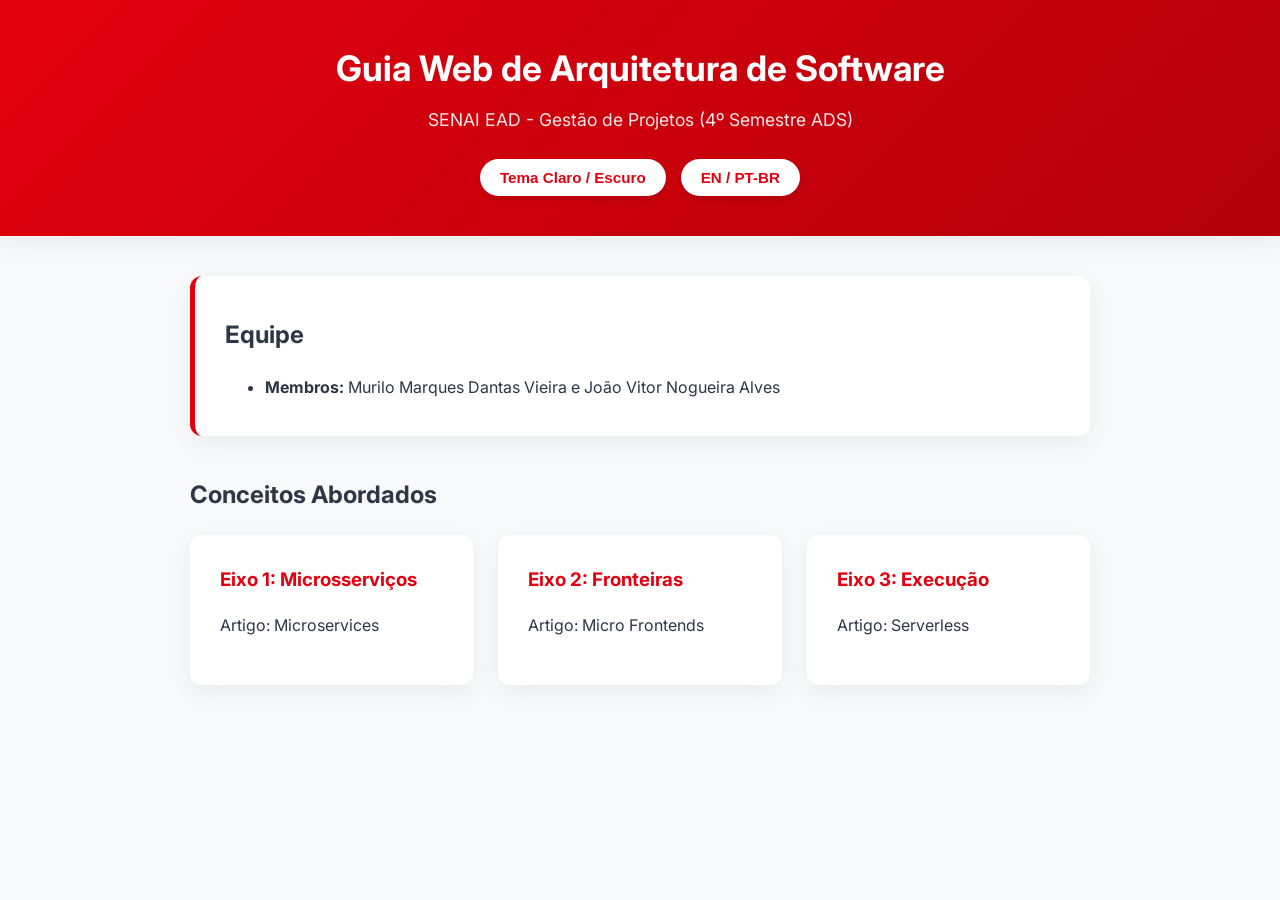
<file: index.html>
<!DOCTYPE html>
<html lang="pt-BR">

<head>
    <meta charset="UTF-8">
    <meta name="viewport" content="width=device-width, initial-scale=1.0">
    <title>Guia de Arquitetura de Software</title>
    <link rel="stylesheet" href="style.css">
</head>

<body>
    <header>
        <div class="container">
            <h1 class="lang-pt">Guia Web de Arquitetura de Software</h1>
            <h1 class="lang-en">Software Architecture Web Guide</h1>

            <p class="lang-pt">SENAI EAD - Gestão de Projetos (4º Semestre ADS)</p>
            <p class="lang-en">SENAI EAD - Project Management (4th Semester ADS)</p>

            <div class="controls">
                <button id="theme-toggle" class="btn">
                    <span class="lang-pt">Tema Claro / Escuro</span>
                    <span class="lang-en">Light / Dark Theme</span>
                </button>
                <button id="lang-toggle" class="btn">EN / PT-BR</button>
            </div>
        </div>
    </header>

    <main class="container">
        <section class="team-info">
            <h2 class="lang-pt">Equipe</h2>
            <h2 class="lang-en">Team</h2>
            <ul>
                <li><strong><span class="lang-pt">Membros:</span><span class="lang-en">Members:</span></strong> Murilo
                    Marques Dantas Vieira e João Vitor Nogueira Alves</li>
            </ul>
        </section>

        <section class="posts-links">
            <h2 class="lang-pt">Conceitos Abordados</h2>
            <h2 class="lang-en">Covered Concepts</h2>

            <div class="cards-grid">
                <a href="microservices.html" class="card">
                    <h3 class="lang-pt">Eixo 1: Microsserviços</h3>
                    <h3 class="lang-en">Axis 1: Microservices</h3>
                    <p class="lang-pt">Artigo: Microservices</p>
                    <p class="lang-en">Article: Microservices</p>
                </a>
                <a href="micro-frontends.html" class="card">
                    <h3 class="lang-pt">Eixo 2: Fronteiras</h3>
                    <h3 class="lang-en">Axis 2: Boundaries</h3>
                    <p class="lang-pt">Artigo: Micro Frontends</p>
                    <p class="lang-en">Article: Micro Frontends</p>
                </a>
                <a href="serverless.html" class="card">
                    <h3 class="lang-pt">Eixo 3: Execução</h3>
                    <h3 class="lang-en">Axis 3: Execution</h3>
                    <p class="lang-pt">Artigo: Serverless</p>
                    <p class="lang-en">Article: Serverless</p>
                </a>
            </div>
        </section>
    </main>
    <script src="script.js"></script>
</body>

</html>
</file>
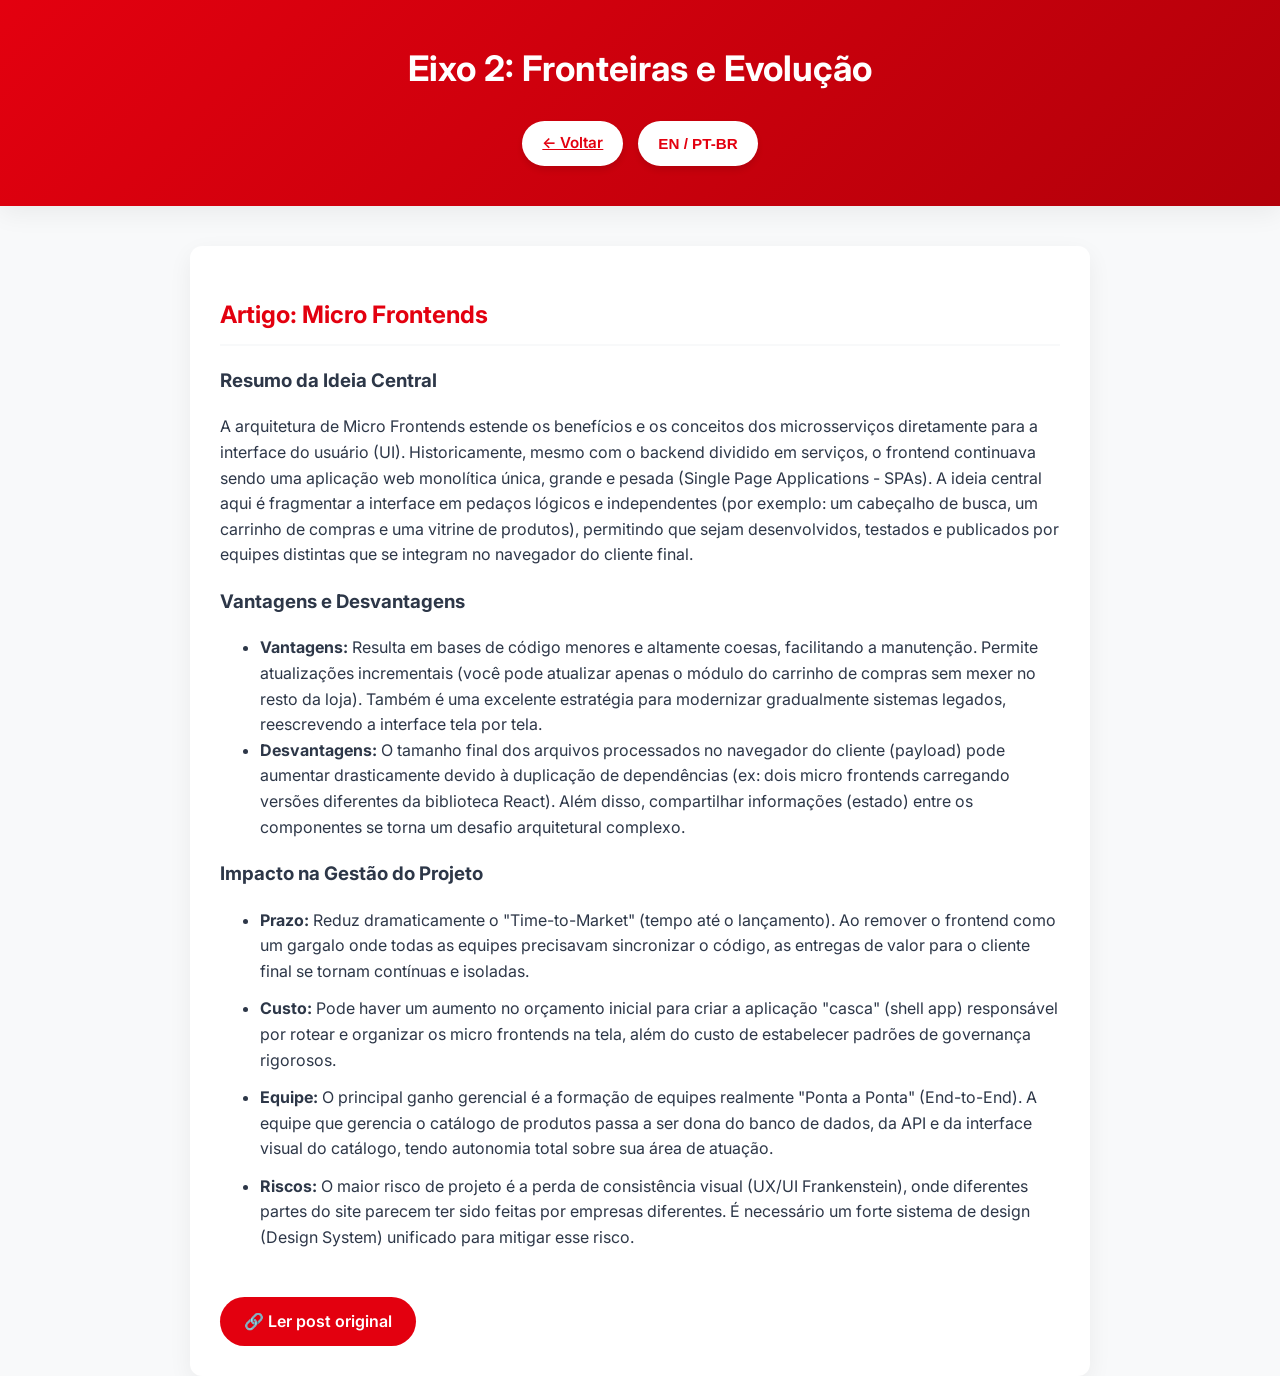
<file: micro-frontends.html>
<!DOCTYPE html>
<html lang="pt-BR">

<head>
    <meta charset="UTF-8">
    <meta name="viewport" content="width=device-width, initial-scale=1.0">
    <title>Micro Frontends</title>
    <link rel="stylesheet" href="style.css">
</head>

<body>
    <header>
        <div class="container">
            <h1 class="lang-pt">Eixo 2: Fronteiras e Evolução</h1>
            <h1 class="lang-en">Axis 2: Boundaries</h1>

            <div class="controls">
                <a href="index.html" class="btn">
                    <span class="lang-pt">← Voltar</span>
                    <span class="lang-en">← Back</span>
                </a>
                <button id="lang-toggle" class="btn">EN / PT-BR</button>
            </div>
        </div>
    </header>

    <main class="container">
        <article class="content-box">
            <h2><span class="lang-pt">Artigo:</span><span class="lang-en">Article:</span> Micro Frontends</h2>

            <h3 class="lang-pt">Resumo da Ideia Central</h3>
            <h3 class="lang-en">Core Idea Summary</h3>
            <p class="lang-pt">A arquitetura de Micro Frontends estende os benefícios e os conceitos dos microsserviços
                diretamente para a interface do usuário (UI). Historicamente, mesmo com o backend dividido em serviços,
                o frontend continuava sendo uma aplicação web monolítica única, grande e pesada (Single Page
                Applications - SPAs). A ideia central aqui é fragmentar a interface em pedaços lógicos e independentes
                (por exemplo: um cabeçalho de busca, um carrinho de compras e uma vitrine de produtos), permitindo que
                sejam desenvolvidos, testados e publicados por equipes distintas que se integram no navegador do cliente
                final.</p>
            <p class="lang-en">The Micro Frontends architecture extends the benefits and concepts of microservices
                directly to the user interface (UI). Historically, even with the backend divided into services, the
                frontend remained a single, large, and heavy monolithic web application (Single Page Applications -
                SPAs). The core idea here is to fragment the interface into logical and independent pieces (e.g., a
                search header, a shopping cart, and a product showcase), allowing them to be developed, tested, and
                published by different teams that integrate in the end client's browser.</p>

            <h3 class="lang-pt">Vantagens e Desvantagens</h3>
            <h3 class="lang-en">Pros & Cons</h3>
            <ul>
                <li class="lang-pt"><strong>Vantagens:</strong> Resulta em bases de código menores e altamente coesas,
                    facilitando a manutenção. Permite atualizações incrementais (você pode atualizar apenas o módulo do
                    carrinho de compras sem mexer no resto da loja). Também é uma excelente estratégia para modernizar
                    gradualmente sistemas legados, reescrevendo a interface tela por tela.</li>
                <li class="lang-en"><strong>Pros:</strong> Results in smaller, highly cohesive codebases, making
                    maintenance easier. Allows for incremental updates (you can update just the shopping cart module
                    without touching the rest of the store). It is also an excellent strategy for gradually modernizing
                    legacy systems, rewriting the interface screen by screen.</li>
                <li class="lang-pt"><strong>Desvantagens:</strong> O tamanho final dos arquivos processados no navegador
                    do cliente (payload) pode aumentar drasticamente devido à duplicação de dependências (ex: dois micro
                    frontends carregando versões diferentes da biblioteca React). Além disso, compartilhar informações
                    (estado) entre os componentes se torna um desafio arquitetural complexo.</li>
                <li class="lang-en"><strong>Cons:</strong> The final payload size processed in the client's browser can
                    increase dramatically due to duplicate dependencies (e.g., two micro frontends loading different
                    versions of the React library). Additionally, sharing state between components becomes a complex
                    architectural challenge.</li>
            </ul>

            <h3 class="lang-pt">Impacto na Gestão do Projeto</h3>
            <h3 class="lang-en">Impact on Project Management</h3>
            <ul class="impact-list">
                <li class="lang-pt"><strong>Prazo:</strong> Reduz dramaticamente o "Time-to-Market" (tempo até o
                    lançamento). Ao remover o frontend como um gargalo onde todas as equipes precisavam sincronizar o
                    código, as entregas de valor para o cliente final se tornam contínuas e isoladas.</li>
                <li class="lang-en"><strong>Timeframe:</strong> Dramatically reduces "Time-to-Market". By removing the
                    frontend as a bottleneck where all teams needed to synchronize code, value deliveries to the end
                    client become continuous and isolated.</li>
                <li class="lang-pt"><strong>Custo:</strong> Pode haver um aumento no orçamento inicial para criar a
                    aplicação "casca" (shell app) responsável por rotear e organizar os micro frontends na tela, além do
                    custo de estabelecer padrões de governança rigorosos.</li>
                <li class="lang-en"><strong>Cost:</strong> There may be an increase in the initial budget to create the
                    "shell app" responsible for routing and organizing the micro frontends on the screen, as well as the
                    cost of establishing strict governance standards.</li>
                <li class="lang-pt"><strong>Equipe:</strong> O principal ganho gerencial é a formação de equipes
                    realmente "Ponta a Ponta" (End-to-End). A equipe que gerencia o catálogo de produtos passa a ser
                    dona do banco de dados, da API e da interface visual do catálogo, tendo autonomia total sobre sua
                    área de atuação.</li>
                <li class="lang-en"><strong>Team:</strong> The main managerial gain is the formation of truly End-to-End
                    teams. The team managing the product catalog becomes the owner of the database, the API, and the
                    visual interface of the catalog, having complete autonomy over their domain.</li>
                <li class="lang-pt"><strong>Riscos:</strong> O maior risco de projeto é a perda de consistência visual
                    (UX/UI Frankenstein), onde diferentes partes do site parecem ter sido feitas por empresas
                    diferentes. É necessário um forte sistema de design (Design System) unificado para mitigar esse
                    risco.</li>
                <li class="lang-en"><strong>Risks:</strong> The biggest project risk is the loss of visual consistency
                    (Frankenstein UX/UI), where different parts of the site look like they were made by different
                    companies. A strong, unified Design System is required to mitigate this risk.</li>
            </ul>

            <a href="https://martinfowler.com/articles/micro-frontends.html" target="_blank" class="link-original">
                <span class="lang-pt">🔗 Ler post original</span>
                <span class="lang-en">🔗 Read original post</span>
            </a>
        </article>
    </main>
    <script src="script.js"></script>
</body>

</html>
</file>
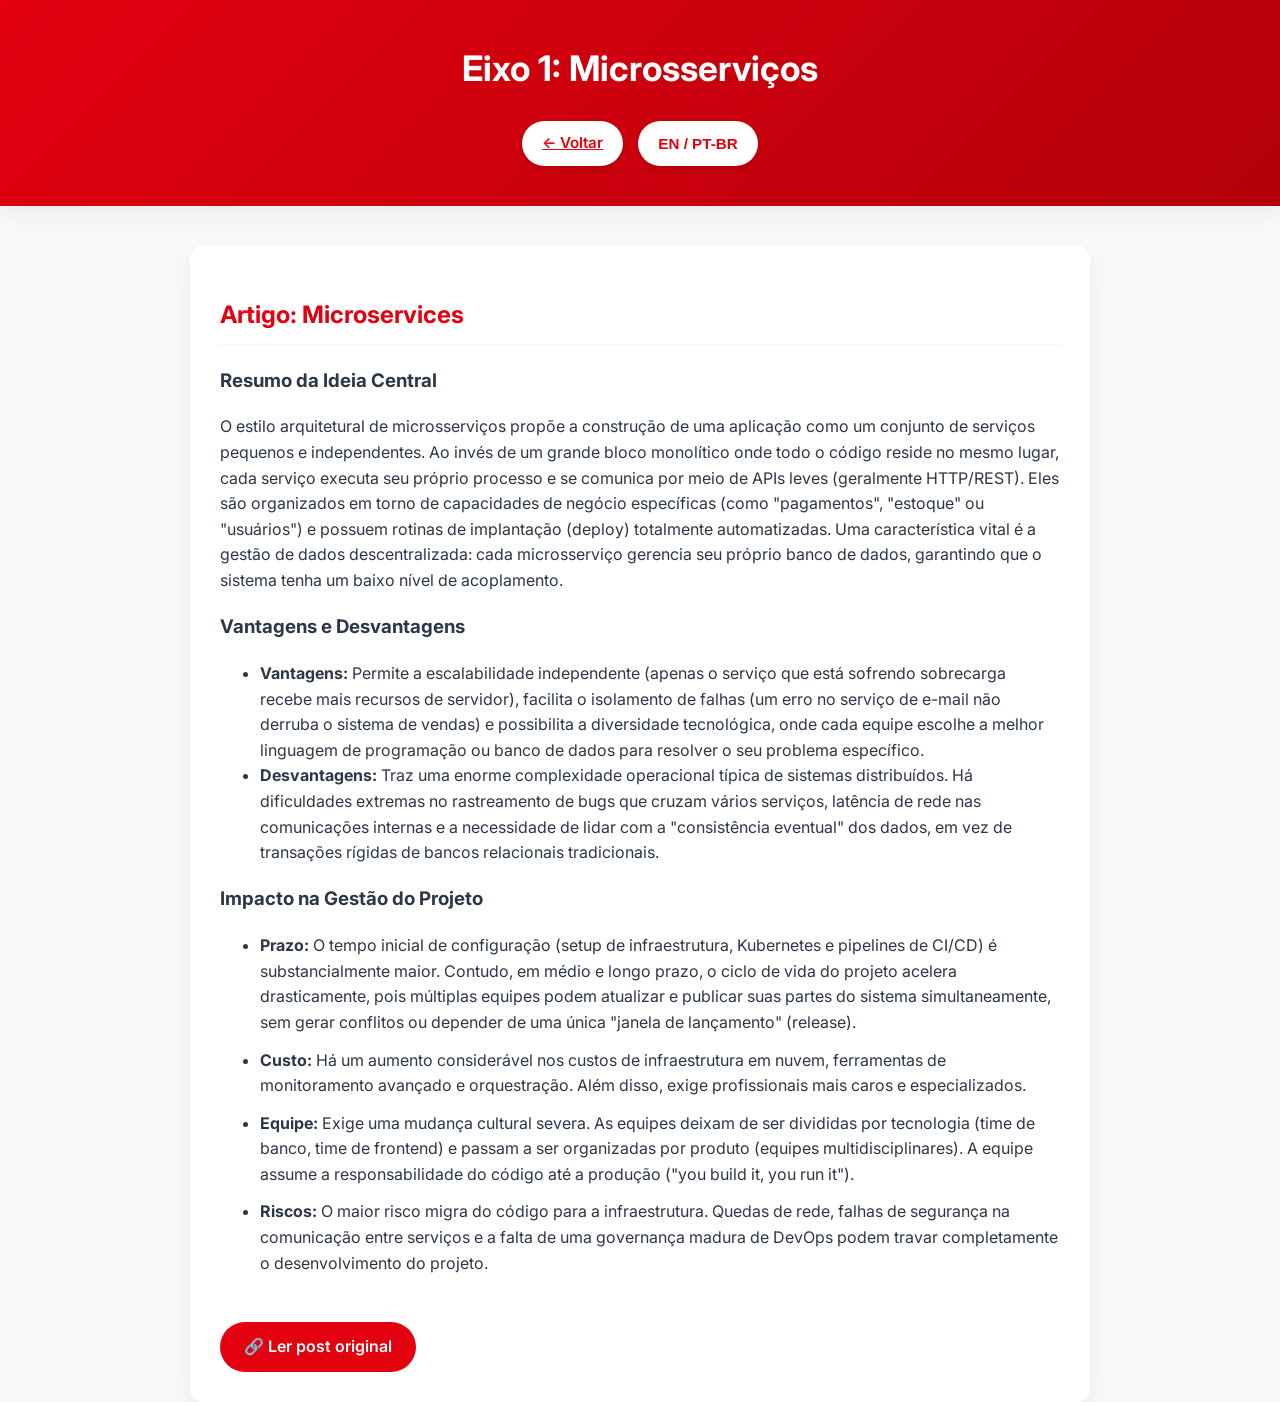
<file: microservices.html>
<!DOCTYPE html>
<html lang="pt-BR">

<head>
    <meta charset="UTF-8">
    <meta name="viewport" content="width=device-width, initial-scale=1.0">
    <title>Microsserviços</title>
    <link rel="stylesheet" href="style.css">
</head>

<body>
    <header>
        <div class="container">
            <h1 class="lang-pt">Eixo 1: Microsserviços</h1>
            <h1 class="lang-en">Axis 1: Microservices</h1>

            <div class="controls">
                <a href="index.html" class="btn">
                    <span class="lang-pt">← Voltar</span>
                    <span class="lang-en">← Back</span>
                </a>
                <button id="lang-toggle" class="btn">EN / PT-BR</button>
            </div>
        </div>
    </header>

    <main class="container">
        <article class="content-box">
            <h2><span class="lang-pt">Artigo:</span><span class="lang-en">Article:</span> Microservices</h2>

            <h3 class="lang-pt">Resumo da Ideia Central</h3>
            <h3 class="lang-en">Core Idea Summary</h3>
            <p class="lang-pt">O estilo arquitetural de microsserviços propõe a construção de uma aplicação como um
                conjunto de serviços pequenos e independentes. Ao invés de um grande bloco monolítico onde todo o código
                reside no mesmo lugar, cada serviço executa seu próprio processo e se comunica por meio de APIs leves
                (geralmente HTTP/REST). Eles são organizados em torno de capacidades de negócio específicas (como
                "pagamentos", "estoque" ou "usuários") e possuem rotinas de implantação (deploy) totalmente
                automatizadas. Uma característica vital é a gestão de dados descentralizada: cada microsserviço gerencia
                seu próprio banco de dados, garantindo que o sistema tenha um baixo nível de acoplamento.</p>
            <p class="lang-en">The microservices architectural style proposes building an application as a suite of
                small, independent services. Instead of a large monolithic block where all code resides together, each
                service runs its own process and communicates via lightweight APIs (usually HTTP/REST). They are
                organized around specific business capabilities (like "payments", "inventory", or "users") and have
                fully automated deployment routines. A vital characteristic is decentralized data management: each
                microservice manages its own database, ensuring the system has a low level of coupling.</p>

            <h3 class="lang-pt">Vantagens e Desvantagens</h3>
            <h3 class="lang-en">Pros & Cons</h3>
            <ul>
                <li class="lang-pt"><strong>Vantagens:</strong> Permite a escalabilidade independente (apenas o serviço
                    que está sofrendo sobrecarga recebe mais recursos de servidor), facilita o isolamento de falhas (um
                    erro no serviço de e-mail não derruba o sistema de vendas) e possibilita a diversidade tecnológica,
                    onde cada equipe escolhe a melhor linguagem de programação ou banco de dados para resolver o seu
                    problema específico.</li>
                <li class="lang-en"><strong>Pros:</strong> Allows independent scalability (only the service experiencing
                    heavy load receives more server resources), facilitates fault isolation (an error in the email
                    service won't crash the sales system), and enables technological diversity, where each team chooses
                    the best programming language or database for their specific problem.</li>
                <li class="lang-pt"><strong>Desvantagens:</strong> Traz uma enorme complexidade operacional típica de
                    sistemas distribuídos. Há dificuldades extremas no rastreamento de bugs que cruzam vários serviços,
                    latência de rede nas comunicações internas e a necessidade de lidar com a "consistência eventual"
                    dos dados, em vez de transações rígidas de bancos relacionais tradicionais.</li>
                <li class="lang-en"><strong>Cons:</strong> Brings enormous operational complexity typical of distributed
                    systems. There are extreme difficulties in tracking bugs that cross multiple services, network
                    latency in internal communications, and the need to deal with "eventual consistency" of data, rather
                    than strict transactions of traditional relational databases.</li>
            </ul>

            <h3 class="lang-pt">Impacto na Gestão do Projeto</h3>
            <h3 class="lang-en">Impact on Project Management</h3>
            <ul class="impact-list">
                <li class="lang-pt"><strong>Prazo:</strong> O tempo inicial de configuração (setup de infraestrutura,
                    Kubernetes e pipelines de CI/CD) é substancialmente maior. Contudo, em médio e longo prazo, o ciclo
                    de vida do projeto acelera drasticamente, pois múltiplas equipes podem atualizar e publicar suas
                    partes do sistema simultaneamente, sem gerar conflitos ou depender de uma única "janela de
                    lançamento" (release).</li>
                <li class="lang-en"><strong>Timeframe:</strong> The initial setup time (infrastructure, Kubernetes, and
                    CI/CD pipelines) is substantially higher. However, in the medium to long term, the project lifecycle
                    accelerates drastically, as multiple teams can update and deploy their parts of the system
                    simultaneously, without causing conflicts or relying on a single release window.</li>
                <li class="lang-pt"><strong>Custo:</strong> Há um aumento considerável nos custos de infraestrutura em
                    nuvem, ferramentas de monitoramento avançado e orquestração. Além disso, exige profissionais mais
                    caros e especializados.</li>
                <li class="lang-en"><strong>Cost:</strong> There is a considerable increase in cloud infrastructure
                    costs, advanced monitoring tools, and orchestration. It also requires more expensive and specialized
                    professionals.</li>
                <li class="lang-pt"><strong>Equipe:</strong> Exige uma mudança cultural severa. As equipes deixam de ser
                    divididas por tecnologia (time de banco, time de frontend) e passam a ser organizadas por produto
                    (equipes multidisciplinares). A equipe assume a responsabilidade do código até a produção ("you
                    build it, you run it").</li>
                <li class="lang-en"><strong>Team:</strong> Requires a severe cultural shift. Teams are no longer divided
                    by technology (DB team, frontend team) and are organized by product (cross-functional teams). The
                    team takes responsibility from code to production ("you build it, you run it").</li>
                <li class="lang-pt"><strong>Riscos:</strong> O maior risco migra do código para a infraestrutura. Quedas
                    de rede, falhas de segurança na comunicação entre serviços e a falta de uma governança madura de
                    DevOps podem travar completamente o desenvolvimento do projeto.</li>
                <li class="lang-en"><strong>Risks:</strong> The biggest risk shifts from code to infrastructure. Network
                    outages, security flaws in communication between services, and the lack of mature DevOps governance
                    can completely stall the project's development.</li>
            </ul>

            <a href="https://martinfowler.com/articles/microservices.html" target="_blank" class="link-original">
                <span class="lang-pt">🔗 Ler post original</span>
                <span class="lang-en">🔗 Read original post</span>
            </a>
        </article>
    </main>
    <script src="script.js"></script>
</body>

</html>
</file>
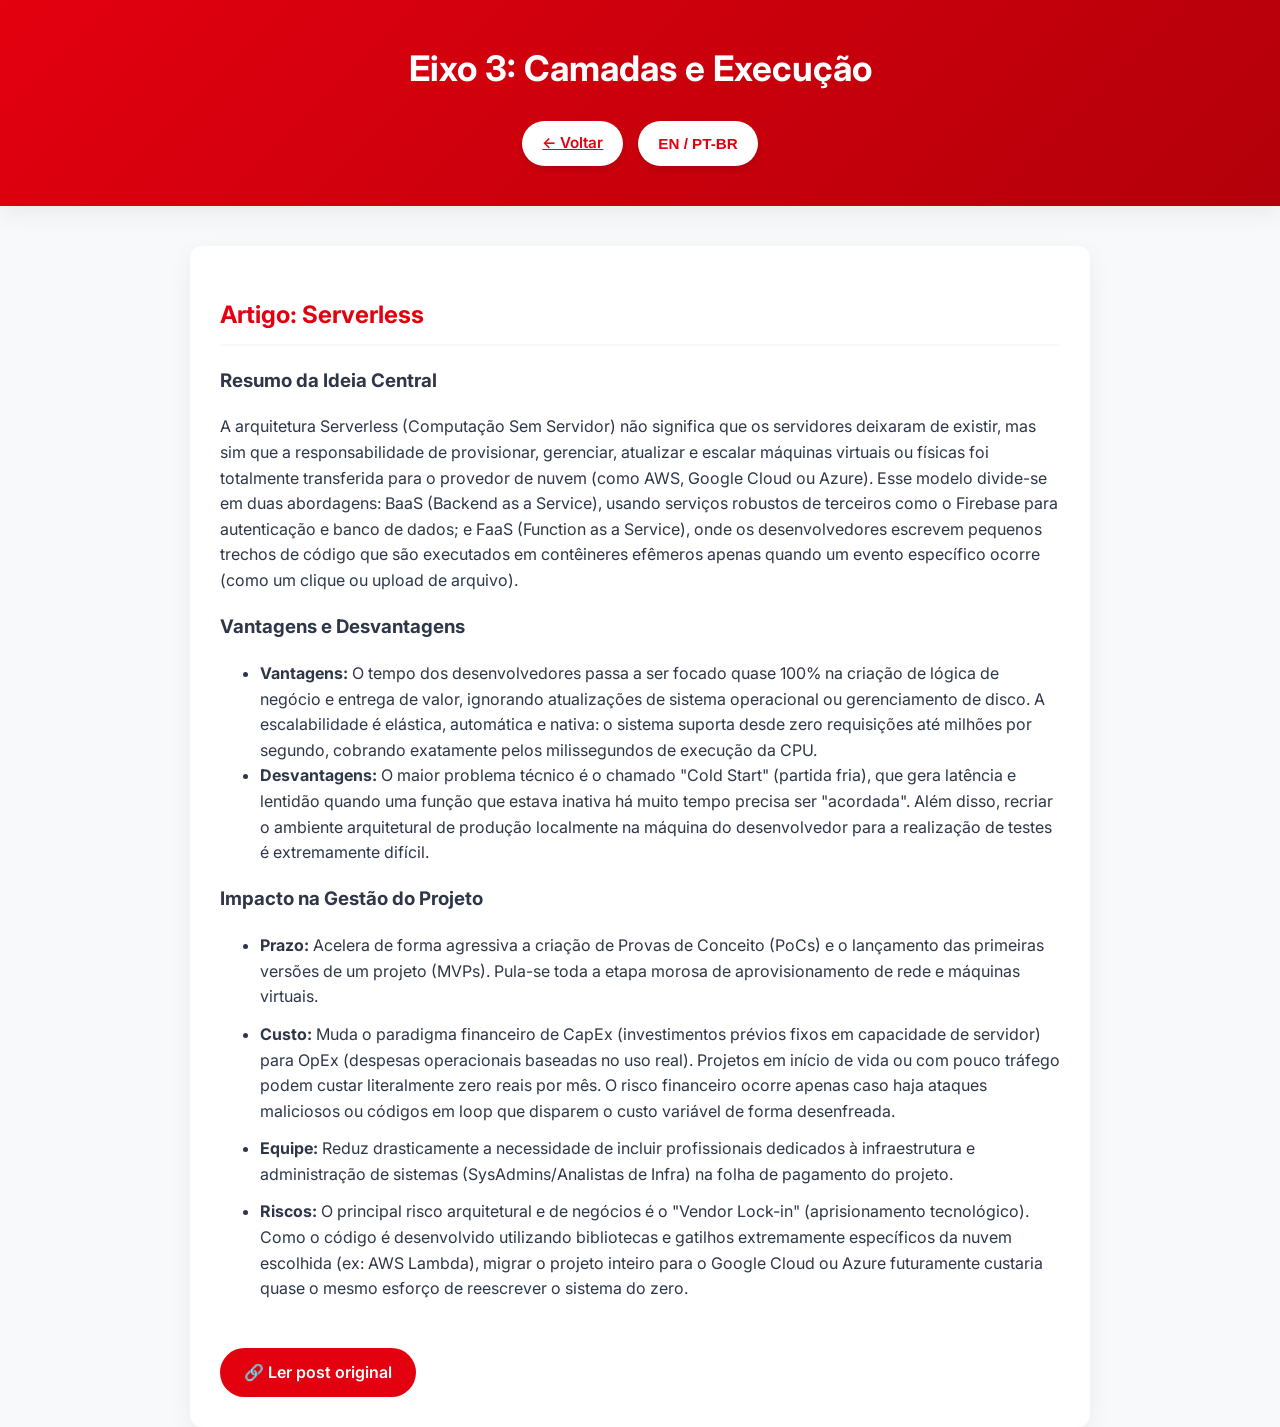
<file: serverless.html>
<!DOCTYPE html>
<html lang="pt-BR">

<head>
    <meta charset="UTF-8">
    <meta name="viewport" content="width=device-width, initial-scale=1.0">
    <title>Serverless Architectures</title>
    <link rel="stylesheet" href="style.css">
</head>

<body>
    <header>
        <div class="container">
            <h1 class="lang-pt">Eixo 3: Camadas e Execução</h1>
            <h1 class="lang-en">Axis 3: Execution</h1>

            <div class="controls">
                <a href="index.html" class="btn">
                    <span class="lang-pt">← Voltar</span>
                    <span class="lang-en">← Back</span>
                </a>
                <button id="lang-toggle" class="btn">EN / PT-BR</button>
            </div>
        </div>
    </header>

    <main class="container">
        <article class="content-box">
            <h2><span class="lang-pt">Artigo:</span><span class="lang-en">Article:</span> Serverless</h2>

            <h3 class="lang-pt">Resumo da Ideia Central</h3>
            <h3 class="lang-en">Core Idea Summary</h3>
            <p class="lang-pt">A arquitetura Serverless (Computação Sem Servidor) não significa que os servidores
                deixaram de existir, mas sim que a responsabilidade de provisionar, gerenciar, atualizar e escalar
                máquinas virtuais ou físicas foi totalmente transferida para o provedor de nuvem (como AWS, Google Cloud
                ou Azure). Esse modelo divide-se em duas abordagens: BaaS (Backend as a Service), usando serviços
                robustos de terceiros como o Firebase para autenticação e banco de dados; e FaaS (Function as a
                Service), onde os desenvolvedores escrevem pequenos trechos de código que são executados em contêineres
                efêmeros apenas quando um evento específico ocorre (como um clique ou upload de arquivo).</p>
            <p class="lang-en">Serverless architecture doesn't mean servers no longer exist, but rather that the
                responsibility of provisioning, managing, updating, and scaling virtual or physical machines has been
                entirely transferred to the cloud provider (like AWS, Google Cloud, or Azure). This model is divided
                into two approaches: BaaS (Backend as a Service), using robust third-party services like Firebase for
                authentication and databases; and FaaS (Function as a Service), where developers write small pieces of
                code that run in ephemeral containers only when a specific event occurs (like a click or file upload).
            </p>

            <h3 class="lang-pt">Vantagens e Desvantagens</h3>
            <h3 class="lang-en">Pros & Cons</h3>
            <ul>
                <li class="lang-pt"><strong>Vantagens:</strong> O tempo dos desenvolvedores passa a ser focado quase
                    100% na criação de lógica de negócio e entrega de valor, ignorando atualizações de sistema
                    operacional ou gerenciamento de disco. A escalabilidade é elástica, automática e nativa: o sistema
                    suporta desde zero requisições até milhões por segundo, cobrando exatamente pelos milissegundos de
                    execução da CPU.</li>
                <li class="lang-en"><strong>Pros:</strong> Developers' time is focused almost 100% on creating business
                    logic and delivering value, ignoring OS updates or disk management. Scalability is elastic,
                    automatic, and native: the system can handle from zero requests to millions per second, billing
                    exactly for CPU execution milliseconds.</li>
                <li class="lang-pt"><strong>Desvantagens:</strong> O maior problema técnico é o chamado "Cold Start"
                    (partida fria), que gera latência e lentidão quando uma função que estava inativa há muito tempo
                    precisa ser "acordada". Além disso, recriar o ambiente arquitetural de produção localmente na
                    máquina do desenvolvedor para a realização de testes é extremamente difícil.</li>
                <li class="lang-en"><strong>Cons:</strong> The biggest technical problem is the "Cold Start", which
                    generates latency and sluggishness when a function that has been inactive for a long time needs to
                    be "woken up". Furthermore, recreating the production architectural environment locally on the
                    developer's machine for testing is extremely difficult.</li>
            </ul>

            <h3 class="lang-pt">Impacto na Gestão do Projeto</h3>
            <h3 class="lang-en">Impact on Project Management</h3>
            <ul class="impact-list">
                <li class="lang-pt"><strong>Prazo:</strong> Acelera de forma agressiva a criação de Provas de Conceito
                    (PoCs) e o lançamento das primeiras versões de um projeto (MVPs). Pula-se toda a etapa morosa de
                    aprovisionamento de rede e máquinas virtuais.</li>
                <li class="lang-en"><strong>Timeframe:</strong> Aggressively accelerates the creation of Proof of
                    Concepts (PoCs) and the launch of the first versions of a project (MVPs). The time-consuming stage
                    of provisioning networks and virtual machines is skipped entirely.</li>
                <li class="lang-pt"><strong>Custo:</strong> Muda o paradigma financeiro de CapEx (investimentos prévios
                    fixos em capacidade de servidor) para OpEx (despesas operacionais baseadas no uso real). Projetos em
                    início de vida ou com pouco tráfego podem custar literalmente zero reais por mês. O risco financeiro
                    ocorre apenas caso haja ataques maliciosos ou códigos em loop que disparem o custo variável de forma
                    desenfreada.</li>
                <li class="lang-en"><strong>Cost:</strong> Shifts the financial paradigm from CapEx (fixed upfront
                    investments in server capacity) to OpEx (operational expenses based on actual usage). Early-stage or
                    low-traffic projects can cost literally zero dollars a month. Financial risk only occurs in cases of
                    malicious attacks or looping code that triggers uncontrolled variable costs.</li>
                <li class="lang-pt"><strong>Equipe:</strong> Reduz drasticamente a necessidade de incluir profissionais
                    dedicados à infraestrutura e administração de sistemas (SysAdmins/Analistas de Infra) na folha de
                    pagamento do projeto.</li>
                <li class="lang-en"><strong>Team:</strong> Drastically reduces the need to include dedicated
                    infrastructure and systems administration professionals (SysAdmins/Infrastructure Analysts) on the
                    project's payroll.</li>
                <li class="lang-pt"><strong>Riscos:</strong> O principal risco arquitetural e de negócios é o "Vendor
                    Lock-in" (aprisionamento tecnológico). Como o código é desenvolvido utilizando bibliotecas e
                    gatilhos extremamente específicos da nuvem escolhida (ex: AWS Lambda), migrar o projeto inteiro para
                    o Google Cloud ou Azure futuramente custaria quase o mesmo esforço de reescrever o sistema do zero.
                </li>
                <li class="lang-en"><strong>Risks:</strong> The main architectural and business risk is "Vendor
                    Lock-in". Since the code is developed using highly specific libraries and triggers from the chosen
                    cloud (e.g., AWS Lambda), migrating the entire project to Google Cloud or Azure in the future would
                    require almost as much effort as rewriting the system from scratch.</li>
            </ul>

            <a href="https://martinfowler.com/articles/serverless.html" target="_blank" class="link-original">
                <span class="lang-pt">🔗 Ler post original</span>
                <span class="lang-en">🔗 Read original post</span>
            </a>
        </article>
    </main>
    <script src="script.js"></script>
</body>

</html>
</file>
<file: style.css>
@import url('https://fonts.googleapis.com/css2?family=Inter:wght@400;600;700&display=swap');

:root {
    --senai-red: #E3000F;
    --senai-red-hover: #B3000A;
    --bg-light: #F8F9FA;
    --text-main: #2D3748;
    --text-muted: #4A5568;
    --card-bg: #FFFFFF;
    --border-radius: 12px;
    --shadow: 0 8px 24px rgba(0, 0, 0, 0.06);
    --transition: all 0.3s ease;
}

[data-theme="dark"] {
    --bg-light: #0F172A;
    --text-main: #F8FAFC;
    --text-muted: #CBD5E1;
    --card-bg: #1E293B;
    --shadow: 0 8px 24px rgba(0, 0, 0, 0.3);
}

/* Lógica robusta para esconder o idioma inativo */
html[lang="pt-BR"] .lang-en {
    display: none !important;
}

html[lang="en"] .lang-pt {
    display: none !important;
}

body {
    font-family: 'Inter', sans-serif;
    background-color: var(--bg-light);
    color: var(--text-main);
    margin: 0;
    line-height: 1.6;
    transition: var(--transition);
}

.container {
    max-width: 900px;
    margin: 0 auto;
    padding: 0 20px;
}

header {
    background: linear-gradient(135deg, var(--senai-red), var(--senai-red-hover));
    color: #FFFFFF;
    padding: 40px 0;
    text-align: center;
    box-shadow: var(--shadow);
    margin-bottom: 40px;
}

header h1 {
    margin: 0 0 10px 0;
    font-size: 2.2rem;
}

header p {
    margin: 0;
    opacity: 0.9;
    font-size: 1.1rem;
}

.controls {
    display: flex;
    justify-content: center;
    gap: 15px;
    margin-top: 25px;
}

.btn {
    background-color: var(--card-bg);
    color: var(--senai-red);
    border: none;
    padding: 10px 20px;
    cursor: pointer;
    border-radius: 30px;
    font-weight: 600;
    font-size: 0.95rem;
    transition: var(--transition);
    box-shadow: 0 4px 6px rgba(0, 0, 0, 0.1);
}

.btn:hover {
    transform: translateY(-2px);
    box-shadow: 0 6px 12px rgba(0, 0, 0, 0.15);
}

.cards-grid {
    display: grid;
    grid-template-columns: repeat(auto-fit, minmax(280px, 1fr));
    gap: 25px;
    margin-bottom: 50px;
}

.card,
.content-box {
    background-color: var(--card-bg);
    padding: 30px;
    border-radius: var(--border-radius);
    box-shadow: var(--shadow);
    text-decoration: none;
    color: inherit;
    display: block;
    transition: var(--transition);
}

.card:hover {
    transform: translateY(-5px);
    border-bottom: 4px solid var(--senai-red);
}

.card h3 {
    margin-top: 0;
    color: var(--senai-red);
}

.content-box h2 {
    color: var(--senai-red);
    border-bottom: 2px solid var(--bg-light);
    padding-bottom: 10px;
}

.team-info {
    background-color: var(--card-bg);
    padding: 20px 30px;
    border-radius: var(--border-radius);
    box-shadow: var(--shadow);
    margin-bottom: 40px;
    border-left: 5px solid var(--senai-red);
}

.impact-list li {
    margin-bottom: 12px;
}

.link-original {
    display: inline-block;
    margin-top: 30px;
    color: #FFFFFF;
    background-color: var(--senai-red);
    padding: 12px 24px;
    border-radius: 30px;
    font-weight: 600;
    text-decoration: none;
    transition: var(--transition);
}

.link-original:hover {
    background-color: var(--senai-red-hover);
    transform: translateY(-2px);
}
</file>
